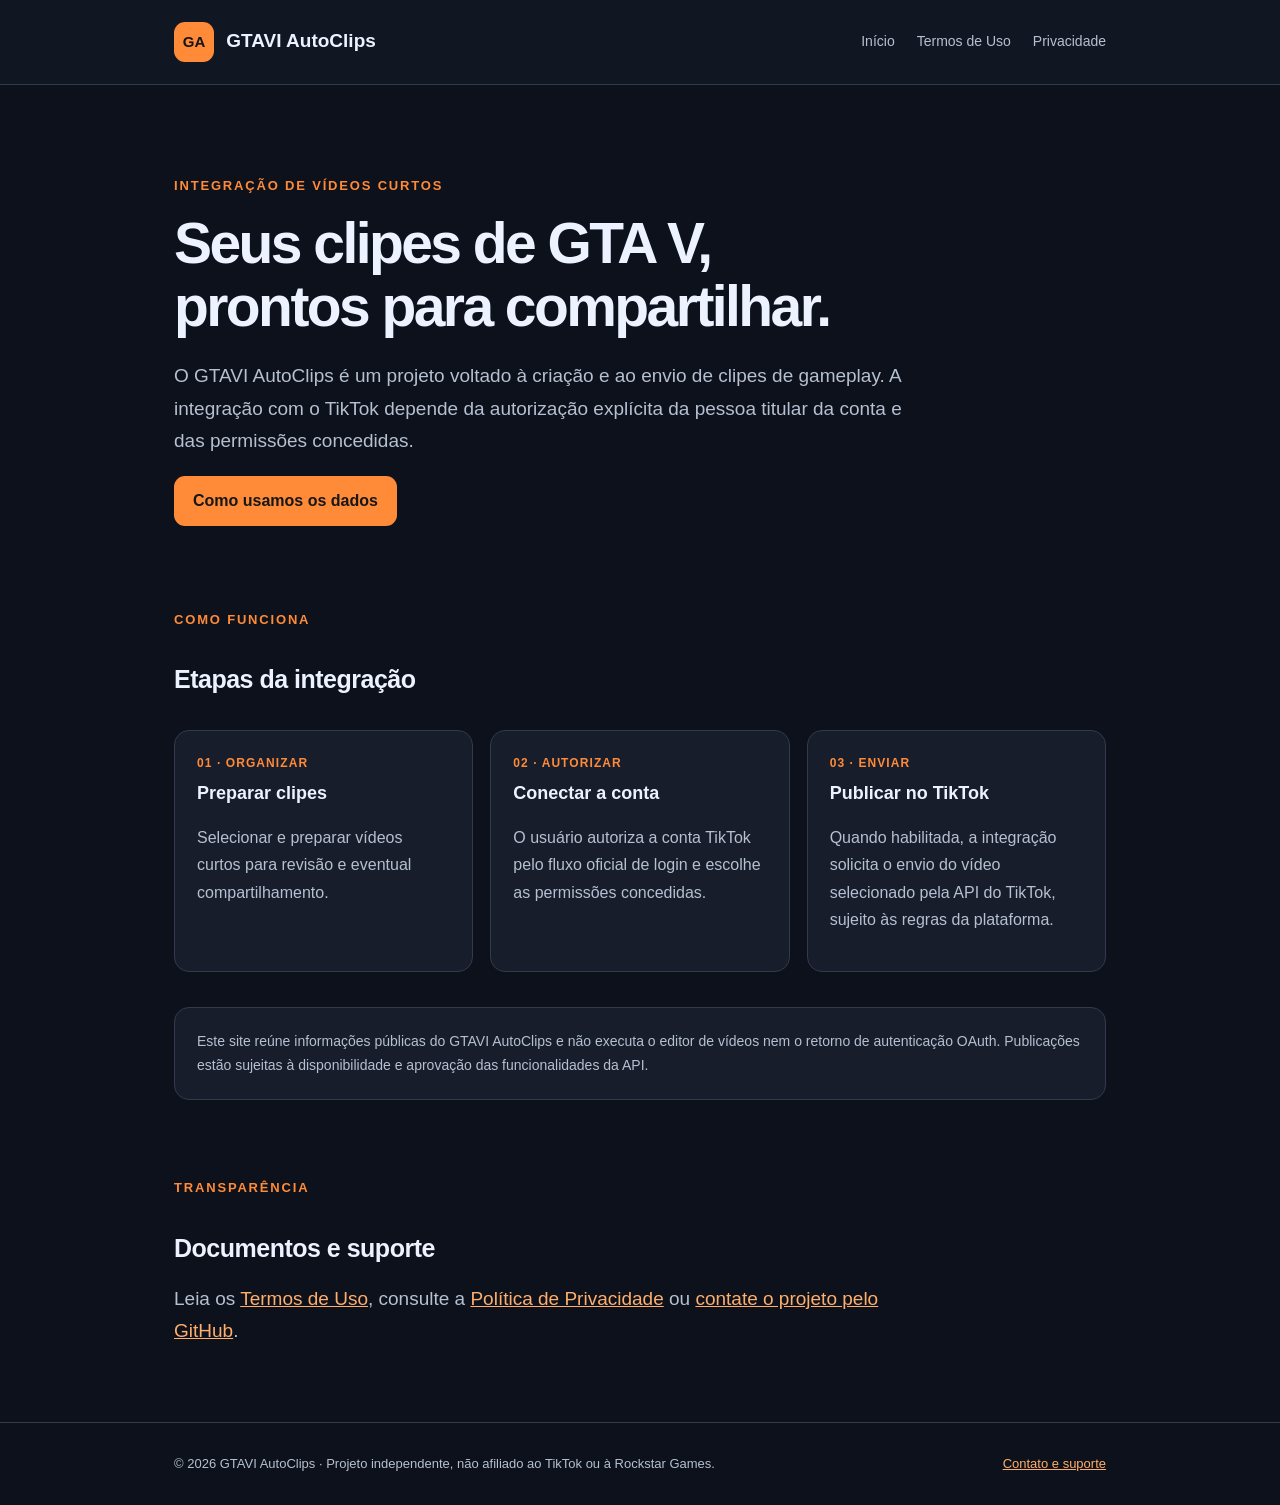
<file: index.html>
<!doctype html>
<html lang="pt-BR">
<head>
<meta charset="utf-8">
<meta name="viewport" content="width=device-width,initial-scale=1">
<meta name="description" content="Site oficial de informações do GTAVI AutoClips: preparação e publicação autorizada de clipes de gameplay.">
<meta name="theme-color" content="#101522">
<title>Início | GTAVI AutoClips</title>
<link rel="stylesheet" href="style.css">
</head>
<body>
<header><div class="wrap top"><a class="logo" href="./"><span class="symbol">GA</span> GTAVI AutoClips</a><nav><a href="./">Início</a><a href="termos.html">Termos de Uso</a><a href="privacidade.html">Privacidade</a></nav></div></header><main class="wrap"><section class="hero"><div class="eyebrow">Integração de vídeos curtos</div><h1>Seus clipes de GTA V,<br>prontos para compartilhar.</h1><p class="lead">O GTAVI AutoClips é um projeto voltado à criação e ao envio de clipes de gameplay. A integração com o TikTok depende da autorização explícita da pessoa titular da conta e das permissões concedidas.</p><p><a class="cta" href="privacidade.html">Como usamos os dados</a></p></section><section class="section"><div class="eyebrow">Como funciona</div><h2>Etapas da integração</h2><div class="grid"><article class="card"><div class="step">01 · ORGANIZAR</div><h3>Preparar clipes</h3><p>Selecionar e preparar vídeos curtos para revisão e eventual compartilhamento.</p></article><article class="card"><div class="step">02 · AUTORIZAR</div><h3>Conectar a conta</h3><p>O usuário autoriza a conta TikTok pelo fluxo oficial de login e escolhe as permissões concedidas.</p></article><article class="card"><div class="step">03 · ENVIAR</div><h3>Publicar no TikTok</h3><p>Quando habilitada, a integração solicita o envio do vídeo selecionado pela API do TikTok, sujeito às regras da plataforma.</p></article></div><div class="notice">Este site reúne informações públicas do GTAVI AutoClips e não executa o editor de vídeos nem o retorno de autenticação OAuth. Publicações estão sujeitas à disponibilidade e aprovação das funcionalidades da API.</div></section><section class="section"><div class="eyebrow">Transparência</div><h2>Documentos e suporte</h2><p class="lead">Leia os <a href="termos.html">Termos de Uso</a>, consulte a <a href="privacidade.html">Política de Privacidade</a> ou <a href="https://github.com/lmelo11m/gtavi-autoclips-site/issues">contate o projeto pelo GitHub</a>.</p></section></main><footer><div class="wrap foot"><span>© 2026 GTAVI AutoClips · Projeto independente, não afiliado ao TikTok ou à Rockstar Games.</span><a href="https://github.com/lmelo11m/gtavi-autoclips-site/issues">Contato e suporte</a></div></footer></body></html>
</file>
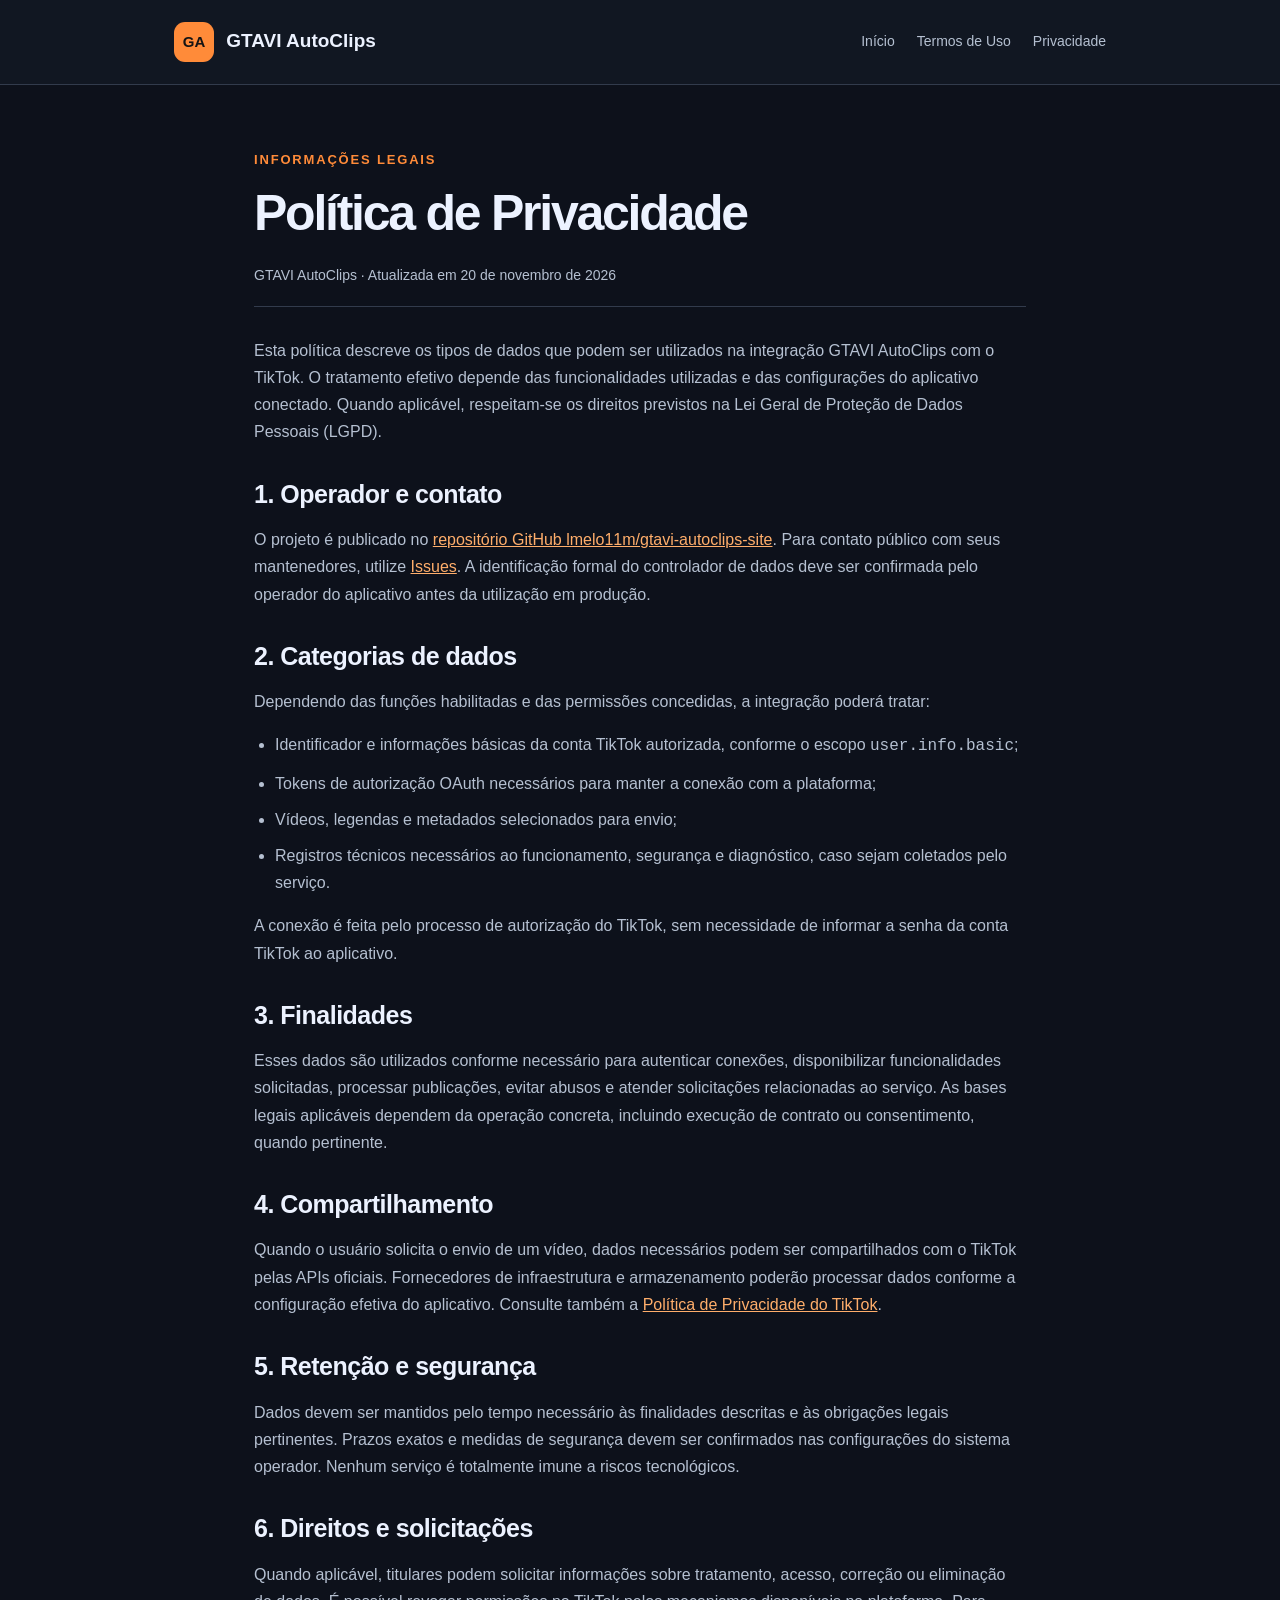
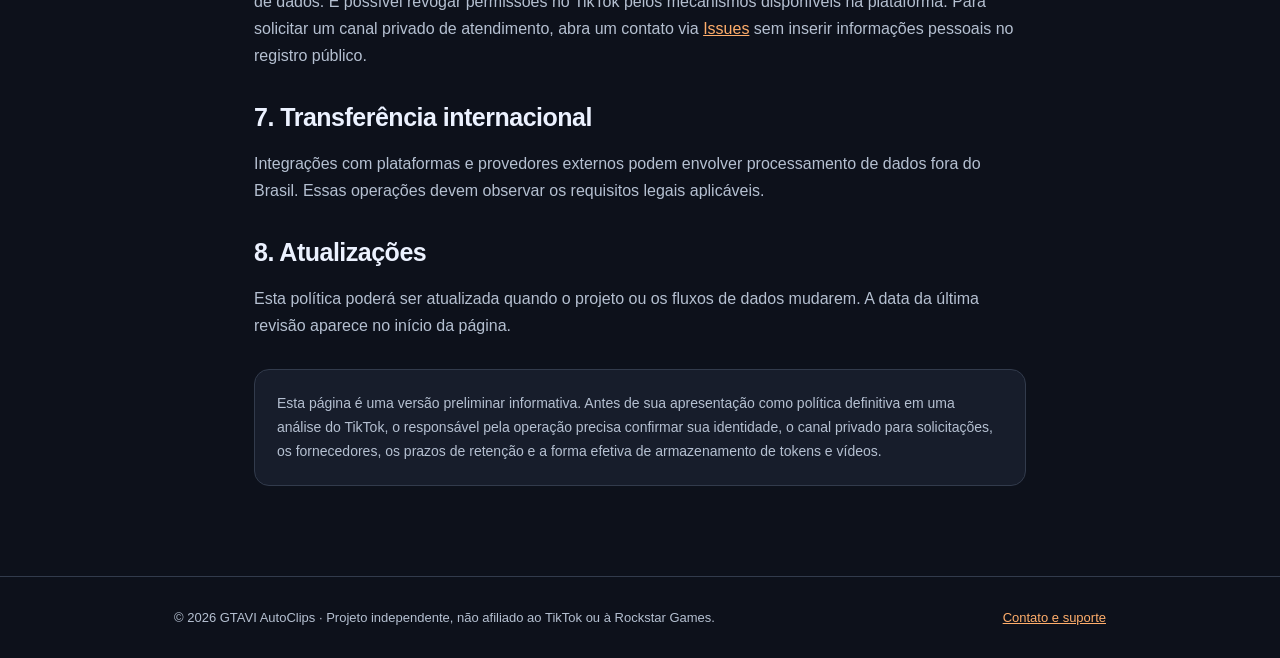
<file: privacidade.html>
<!doctype html>
<html lang="pt-BR">
<head>
<meta charset="utf-8">
<meta name="viewport" content="width=device-width,initial-scale=1">
<meta name="description" content="Política de Privacidade do projeto GTAVI AutoClips e sua integração com TikTok.">
<meta name="theme-color" content="#101522">
<title>Política de Privacidade | GTAVI AutoClips</title>
<link rel="stylesheet" href="style.css">
</head>
<body>
<header><div class="wrap top"><a class="logo" href="./"><span class="symbol">GA</span> GTAVI AutoClips</a><nav><a href="./">Início</a><a href="termos.html">Termos de Uso</a><a href="privacidade.html">Privacidade</a></nav></div></header><main class="wrap document"><div class="eyebrow">Informações legais</div><h1>Política de Privacidade</h1><div class="meta">GTAVI AutoClips · Atualizada em 20 de novembro de 2026</div>
<p>Esta política descreve os tipos de dados que podem ser utilizados na integração GTAVI AutoClips com o TikTok. O tratamento efetivo depende das funcionalidades utilizadas e das configurações do aplicativo conectado. Quando aplicável, respeitam-se os direitos previstos na Lei Geral de Proteção de Dados Pessoais (LGPD).</p>
<h2>1. Operador e contato</h2><p>O projeto é publicado no <a href="https://github.com/lmelo11m/gtavi-autoclips-site">repositório GitHub lmelo11m/gtavi-autoclips-site</a>. Para contato público com seus mantenedores, utilize <a href="https://github.com/lmelo11m/gtavi-autoclips-site/issues">Issues</a>. A identificação formal do controlador de dados deve ser confirmada pelo operador do aplicativo antes da utilização em produção.</p>
<h2>2. Categorias de dados</h2><p>Dependendo das funções habilitadas e das permissões concedidas, a integração poderá tratar:</p><ul>
<li>Identificador e informações básicas da conta TikTok autorizada, conforme o escopo <code>user.info.basic</code>;</li>
<li>Tokens de autorização OAuth necessários para manter a conexão com a plataforma;</li>
<li>Vídeos, legendas e metadados selecionados para envio;</li>
<li>Registros técnicos necessários ao funcionamento, segurança e diagnóstico, caso sejam coletados pelo serviço.</li>
</ul><p>A conexão é feita pelo processo de autorização do TikTok, sem necessidade de informar a senha da conta TikTok ao aplicativo.</p>
<h2>3. Finalidades</h2><p>Esses dados são utilizados conforme necessário para autenticar conexões, disponibilizar funcionalidades solicitadas, processar publicações, evitar abusos e atender solicitações relacionadas ao serviço. As bases legais aplicáveis dependem da operação concreta, incluindo execução de contrato ou consentimento, quando pertinente.</p>
<h2>4. Compartilhamento</h2><p>Quando o usuário solicita o envio de um vídeo, dados necessários podem ser compartilhados com o TikTok pelas APIs oficiais. Fornecedores de infraestrutura e armazenamento poderão processar dados conforme a configuração efetiva do aplicativo. Consulte também a <a href="https://www.tiktok.com/legal/page/row/privacy-policy/pt-BR">Política de Privacidade do TikTok</a>.</p>
<h2>5. Retenção e segurança</h2><p>Dados devem ser mantidos pelo tempo necessário às finalidades descritas e às obrigações legais pertinentes. Prazos exatos e medidas de segurança devem ser confirmados nas configurações do sistema operador. Nenhum serviço é totalmente imune a riscos tecnológicos.</p>
<h2>6. Direitos e solicitações</h2><p>Quando aplicável, titulares podem solicitar informações sobre tratamento, acesso, correção ou eliminação de dados. É possível revogar permissões no TikTok pelos mecanismos disponíveis na plataforma. Para solicitar um canal privado de atendimento, abra um contato via <a href="https://github.com/lmelo11m/gtavi-autoclips-site/issues">Issues</a> sem inserir informações pessoais no registro público.</p>
<h2>7. Transferência internacional</h2><p>Integrações com plataformas e provedores externos podem envolver processamento de dados fora do Brasil. Essas operações devem observar os requisitos legais aplicáveis.</p>
<h2>8. Atualizações</h2><p>Esta política poderá ser atualizada quando o projeto ou os fluxos de dados mudarem. A data da última revisão aparece no início da página.</p>
<div class="notice">Esta página é uma versão preliminar informativa. Antes de sua apresentação como política definitiva em uma análise do TikTok, o responsável pela operação precisa confirmar sua identidade, o canal privado para solicitações, os fornecedores, os prazos de retenção e a forma efetiva de armazenamento de tokens e vídeos.</div></main><footer><div class="wrap foot"><span>© 2026 GTAVI AutoClips · Projeto independente, não afiliado ao TikTok ou à Rockstar Games.</span><a href="https://github.com/lmelo11m/gtavi-autoclips-site/issues">Contato e suporte</a></div></footer></body></html>
</file>
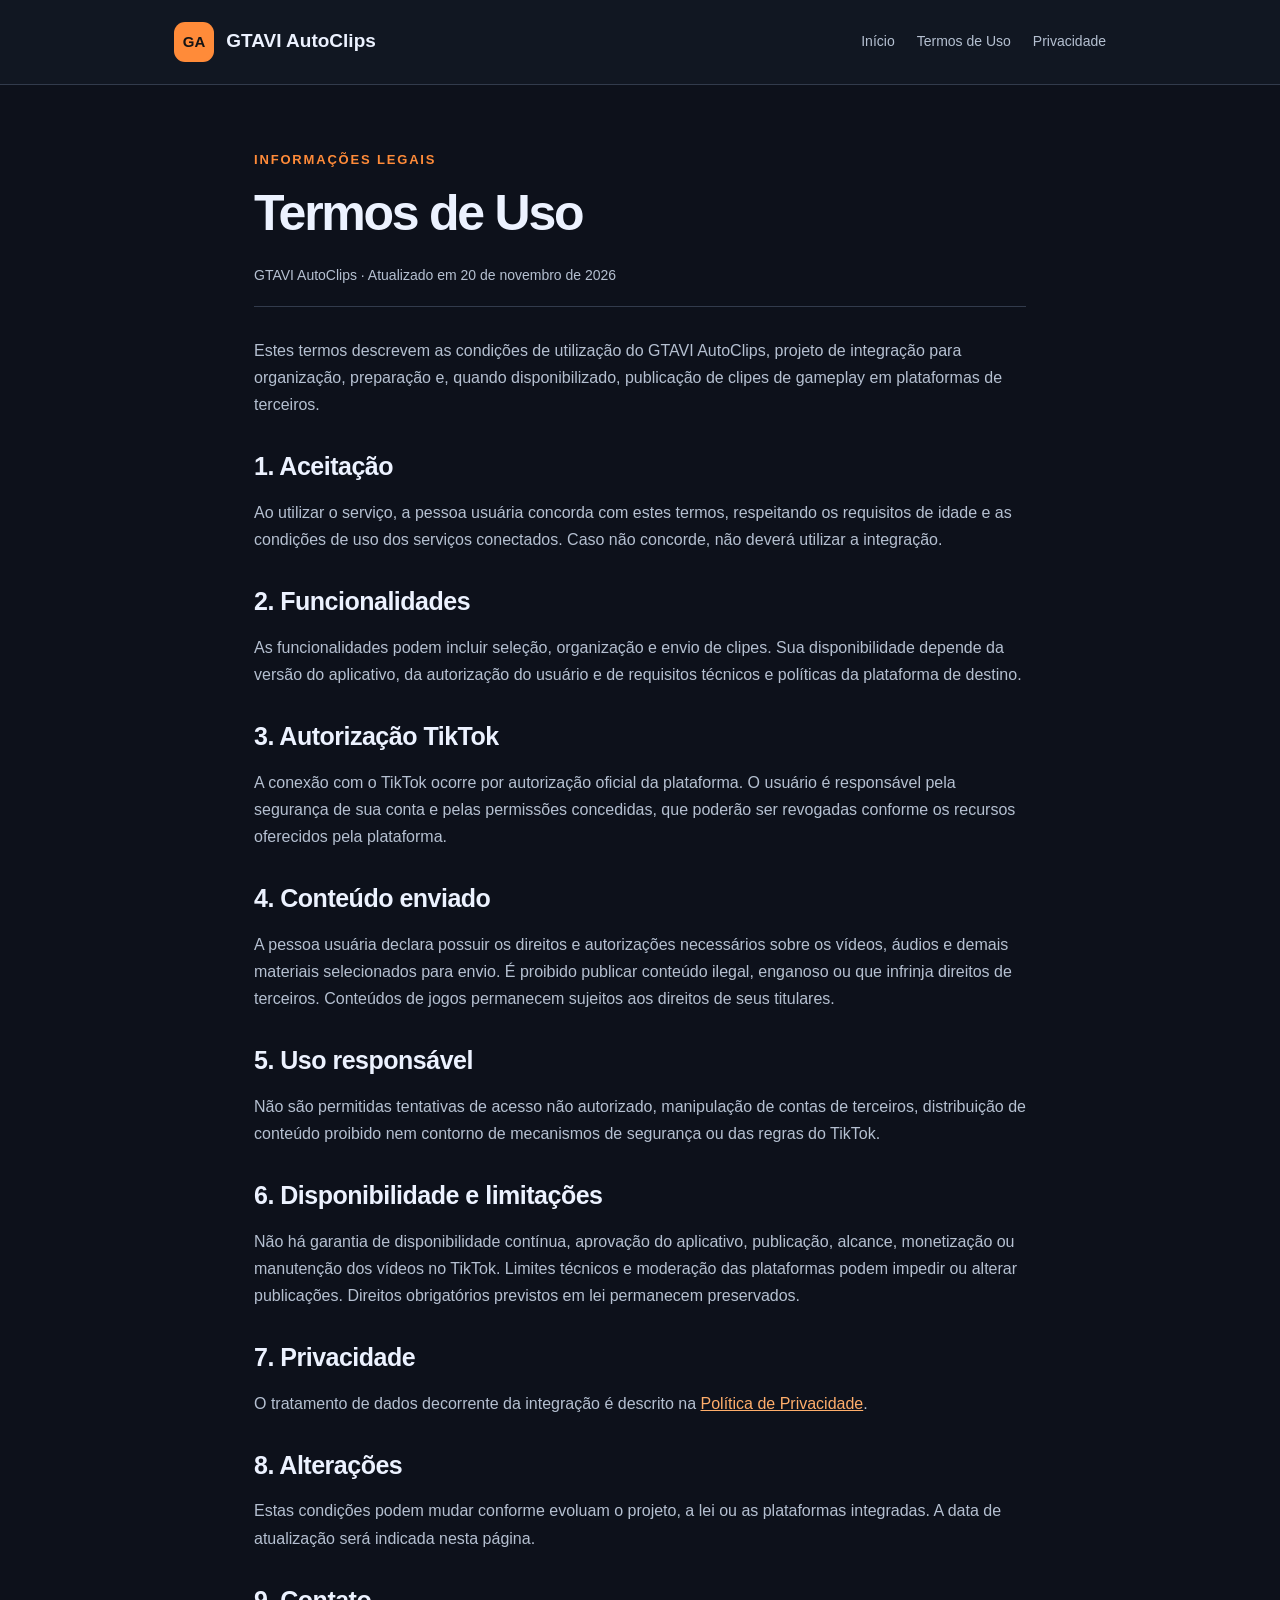
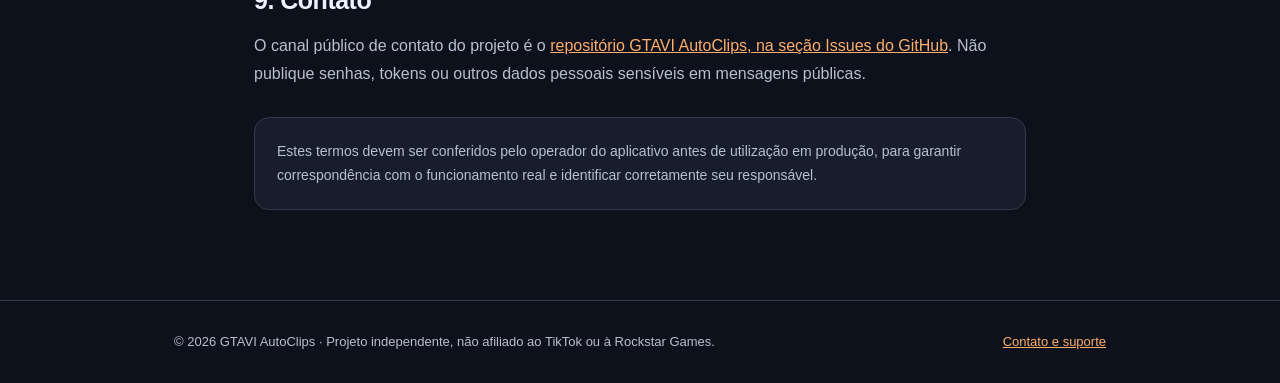
<file: termos.html>
<!doctype html>
<html lang="pt-BR">
<head>
<meta charset="utf-8">
<meta name="viewport" content="width=device-width,initial-scale=1">
<meta name="description" content="Termos de Uso do projeto GTAVI AutoClips.">
<meta name="theme-color" content="#101522">
<title>Termos de Uso | GTAVI AutoClips</title>
<link rel="stylesheet" href="style.css">
</head>
<body>
<header><div class="wrap top"><a class="logo" href="./"><span class="symbol">GA</span> GTAVI AutoClips</a><nav><a href="./">Início</a><a href="termos.html">Termos de Uso</a><a href="privacidade.html">Privacidade</a></nav></div></header><main class="wrap document"><div class="eyebrow">Informações legais</div><h1>Termos de Uso</h1><div class="meta">GTAVI AutoClips · Atualizado em 20 de novembro de 2026</div>
<p>Estes termos descrevem as condições de utilização do GTAVI AutoClips, projeto de integração para organização, preparação e, quando disponibilizado, publicação de clipes de gameplay em plataformas de terceiros.</p>
<h2>1. Aceitação</h2><p>Ao utilizar o serviço, a pessoa usuária concorda com estes termos, respeitando os requisitos de idade e as condições de uso dos serviços conectados. Caso não concorde, não deverá utilizar a integração.</p>
<h2>2. Funcionalidades</h2><p>As funcionalidades podem incluir seleção, organização e envio de clipes. Sua disponibilidade depende da versão do aplicativo, da autorização do usuário e de requisitos técnicos e políticas da plataforma de destino.</p>
<h2>3. Autorização TikTok</h2><p>A conexão com o TikTok ocorre por autorização oficial da plataforma. O usuário é responsável pela segurança de sua conta e pelas permissões concedidas, que poderão ser revogadas conforme os recursos oferecidos pela plataforma.</p>
<h2>4. Conteúdo enviado</h2><p>A pessoa usuária declara possuir os direitos e autorizações necessários sobre os vídeos, áudios e demais materiais selecionados para envio. É proibido publicar conteúdo ilegal, enganoso ou que infrinja direitos de terceiros. Conteúdos de jogos permanecem sujeitos aos direitos de seus titulares.</p>
<h2>5. Uso responsável</h2><p>Não são permitidas tentativas de acesso não autorizado, manipulação de contas de terceiros, distribuição de conteúdo proibido nem contorno de mecanismos de segurança ou das regras do TikTok.</p>
<h2>6. Disponibilidade e limitações</h2><p>Não há garantia de disponibilidade contínua, aprovação do aplicativo, publicação, alcance, monetização ou manutenção dos vídeos no TikTok. Limites técnicos e moderação das plataformas podem impedir ou alterar publicações. Direitos obrigatórios previstos em lei permanecem preservados.</p>
<h2>7. Privacidade</h2><p>O tratamento de dados decorrente da integração é descrito na <a href="privacidade.html">Política de Privacidade</a>.</p>
<h2>8. Alterações</h2><p>Estas condições podem mudar conforme evoluam o projeto, a lei ou as plataformas integradas. A data de atualização será indicada nesta página.</p>
<h2>9. Contato</h2><p>O canal público de contato do projeto é o <a href="https://github.com/lmelo11m/gtavi-autoclips-site/issues">repositório GTAVI AutoClips, na seção Issues do GitHub</a>. Não publique senhas, tokens ou outros dados pessoais sensíveis em mensagens públicas.</p>
<div class="notice">Estes termos devem ser conferidos pelo operador do aplicativo antes de utilização em produção, para garantir correspondência com o funcionamento real e identificar corretamente seu responsável.</div></main><footer><div class="wrap foot"><span>© 2026 GTAVI AutoClips · Projeto independente, não afiliado ao TikTok ou à Rockstar Games.</span><a href="https://github.com/lmelo11m/gtavi-autoclips-site/issues">Contato e suporte</a></div></footer></body></html>
</file>
<file: style.css>
:root{color-scheme:dark;--bg:#0d111b;--panel:#171d2b;--text:#ecf2ff;--sub:#b5c0d1;--line:#323b4c;--accent:#ff8b39}
*{box-sizing:border-box}body{margin:0;background:var(--bg);font-family:Inter,-apple-system,BlinkMacSystemFont,"Segoe UI",Arial,sans-serif;color:var(--text);line-height:1.7}
a{color:#ffae6b}a:hover{color:#fff}header{background:#111722;border-bottom:1px solid var(--line)}.wrap{max-width:980px;margin:0 auto;padding:0 24px}.top{min-height:84px;display:flex;justify-content:space-between;align-items:center;gap:20px;flex-wrap:wrap}.logo{text-decoration:none;color:var(--text);font-size:19px;font-weight:800}.symbol{display:inline-grid;place-items:center;background:var(--accent);color:#141414;border-radius:11px;width:40px;height:40px;margin-right:7px;font-size:15px}.top nav{display:flex;gap:22px;flex-wrap:wrap}.top nav a{color:var(--sub);text-decoration:none;font-size:14px}
.hero{padding:90px 0 45px}.eyebrow{color:var(--accent);font-size:13px;font-weight:700;letter-spacing:.14em;text-transform:uppercase}h1{font-size:clamp(35px,5.8vw,57px);line-height:1.1;letter-spacing:-.045em;margin:15px 0 23px}h2{font-size:25px;line-height:1.3;margin:32px 0 12px;letter-spacing:-.02em}.lead{font-size:19px;color:var(--sub);max-width:760px}.grid{display:grid;grid-template-columns:repeat(3,minmax(0,1fr));gap:17px;margin:35px 0}.card,.notice{background:var(--panel);border:1px solid var(--line);border-radius:15px;padding:22px}.card h3{margin:4px 0 10px;font-size:18px}.card p,.document p,.document li{color:var(--sub)}.card .step{color:var(--accent);font-size:12px;font-weight:800;letter-spacing:.09em}.section{padding:22px 0 55px}.document{max-width:820px;padding:64px 24px 90px}.document h1{font-size:clamp(34px,5vw,50px)}.document .meta{color:var(--sub);font-size:14px;border-bottom:1px solid var(--line);padding-bottom:18px;margin-bottom:30px}.document p,.document li{font-size:16px}.document li{margin:9px 0}.document ul{padding-left:21px}.notice{font-size:14px;color:var(--sub);margin-top:30px}.cta{display:inline-block;padding:11px 19px;border-radius:11px;background:var(--accent);color:#171717;font-weight:800;text-decoration:none}.cta:hover{background:#ffc397;color:#171717}footer{border-top:1px solid var(--line);padding:30px 0;color:var(--sub);font-size:13px}.foot{display:flex;justify-content:space-between;gap:20px;flex-wrap:wrap}@media(max-width:720px){.grid{grid-template-columns:1fr}.hero{padding:60px 0 25px}.top{padding:16px 24px}.top nav{gap:14px}}
</file>
